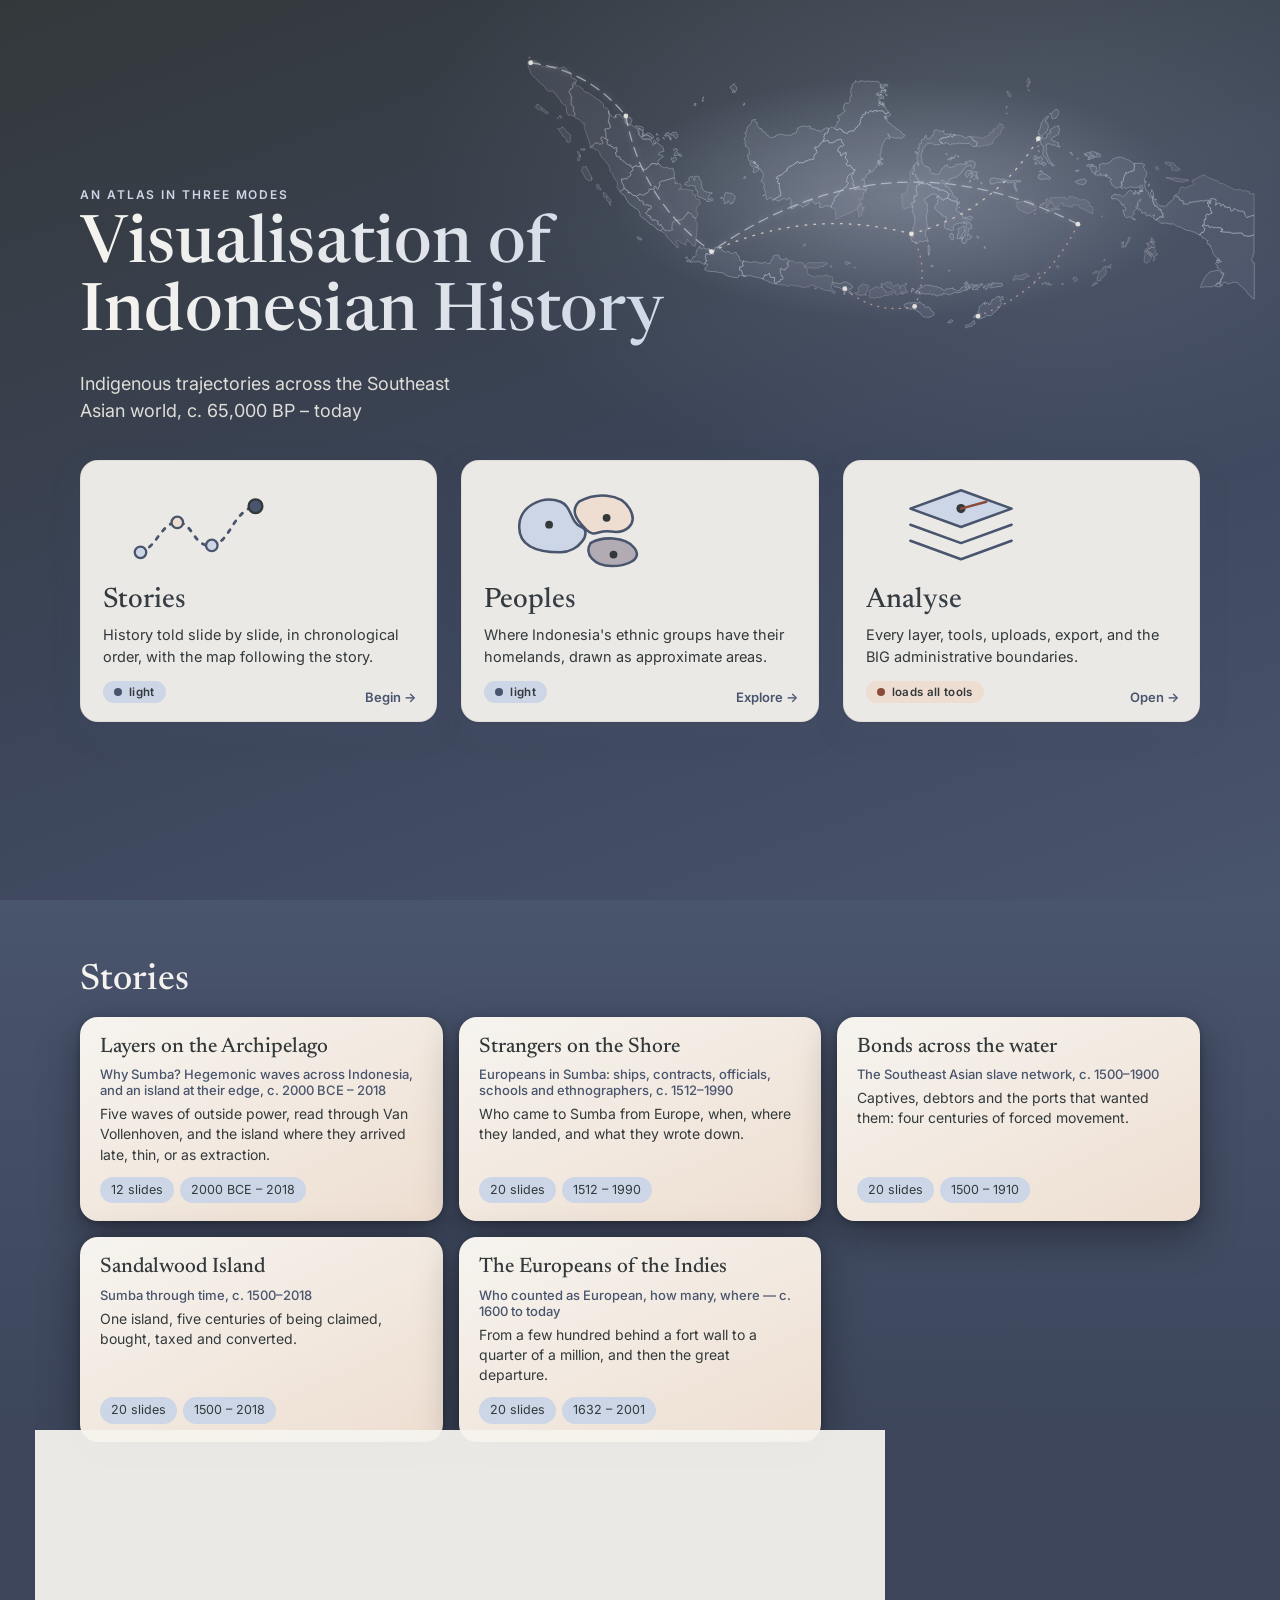
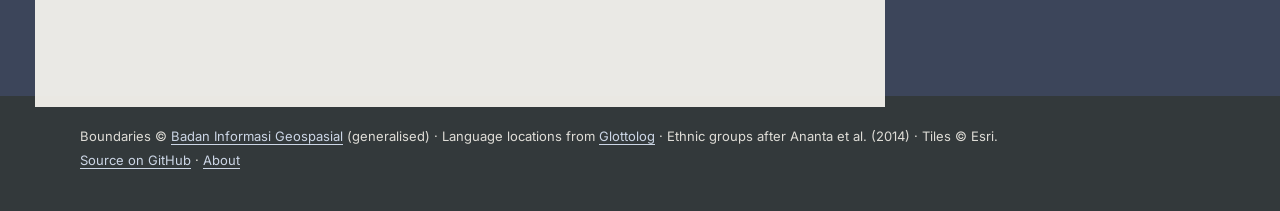
<file: index.html>
<!DOCTYPE html>
<html lang="en">
<head>
<meta charset="utf-8">
<meta name="viewport" content="width=device-width, initial-scale=1, viewport-fit=cover">
<title>Visualisation of Indonesian History</title>
<meta name="description" content="Indigenous trajectories across the Southeast Asian world: history told slide by slide, the homelands of Indonesia's peoples, and a full analysis workbench.">
<meta name="theme-color" content="#33393B">
<link rel="preconnect" href="https://fonts.googleapis.com">
<link rel="preconnect" href="https://fonts.gstatic.com" crossorigin>
<link href="https://fonts.googleapis.com/css2?family=Inter:wght@400;500;600&family=Newsreader:ital,opsz,wght@0,6..72,400;0,6..72,500;0,6..72,600;1,6..72,400;1,6..72,500&display=swap" rel="stylesheet">
<link rel="icon" href="data:image/svg+xml,%3Csvg xmlns=%27http://www.w3.org/2000/svg%27 viewBox=%270 0 32 32%27%3E%3Ccircle cx=%2716%27 cy=%2716%27 r=%2712%27 fill=%27%2349546D%27 stroke=%27%23CCD6E6%27 stroke-width=%272.5%27/%3E%3Cpath d=%27M8 18c4-8 12-8 16-2%27 fill=%27none%27 stroke=%27%23EEDED1%27 stroke-width=%272%27/%3E%3C/svg%3E">
<link rel="stylesheet" href="css/v3.css">
<link rel="stylesheet" href="css/landing.css">
</head>
<body class="landing on-dark">
<header class="hero">
  <div class="hero-map" aria-hidden="true">
    <svg id="heroMap" viewBox="0 0 920 360" preserveAspectRatio="xMidYMid meet" role="presentation"></svg>
  </div>
  <div class="hero-copy">
    <p class="kicker">An atlas in three modes</p>
    <h1 class="g-title on-dark">Visualisation of Indonesian History</h1>
    <p class="sub">Indigenous trajectories across the Southeast Asian world, c. 65,000&nbsp;BP – today</p>
  </div>

  <nav class="modes" aria-label="Choose a mode">
    <a class="mode glass-light" href="story.html" id="modeStories">
      <svg class="ill" viewBox="0 0 120 80" aria-hidden="true" fill="none" stroke-linecap="round" stroke-linejoin="round">
        <path class="p1" d="M10 62c14-4 18-26 32-26s14 22 30 20 18-30 38-34" stroke="#49546D" stroke-width="2.4" stroke-dasharray="3 6"/>
        <circle cx="10" cy="62" r="5" fill="#CCD6E6" stroke="#49546D" stroke-width="2"/>
        <circle cx="42" cy="36" r="5" fill="#EEDED1" stroke="#49546D" stroke-width="2"/>
        <circle cx="72" cy="56" r="5" fill="#CCD6E6" stroke="#49546D" stroke-width="2"/>
        <circle cx="110" cy="22" r="6" fill="#49546D" stroke="#33393B" stroke-width="2"/>
        <path d="M88 10h18v10M88 10l8 8" stroke="#8A4B3C" stroke-width="2" opacity="0"/>
      </svg>
      <h2 class="mode-t">Stories</h2>
      <p class="mode-d">History told slide by slide, in chronological order, with the map following the story.</p>
      <span class="weight"><i></i>light</span>
      <span class="go" aria-hidden="true">Begin →</span>
    </a>
    <a class="mode glass-light" href="peoples.html" id="modePeoples">
      <svg class="ill" viewBox="0 0 120 80" aria-hidden="true" fill="none" stroke-linecap="round" stroke-linejoin="round">
        <path class="p1" d="M8 40C8 22 28 12 44 18c10 4 8 18 18 22s-2 22-18 22C22 62 8 56 8 40z" fill="#CCD6E6" stroke="#49546D" stroke-width="2.2"/>
        <path class="p2" d="M60 18c14-8 36-8 44 6s-4 22-16 20-14 6-22-2-14-16-6-24z" fill="#EEDED1" stroke="#49546D" stroke-width="2.2"/>
        <path class="p3" d="M70 54c10-6 30-6 38 4s-6 16-20 16-24-10-18-20z" fill="#B2ABB4" stroke="#49546D" stroke-width="2.2"/>
        <circle cx="34" cy="38" r="3.4" fill="#33393B"/><circle cx="84" cy="32" r="3.4" fill="#33393B"/><circle cx="90" cy="64" r="3.4" fill="#33393B"/>
      </svg>
      <h2 class="mode-t">Peoples</h2>
      <p class="mode-d">Where Indonesia's ethnic groups have their homelands, drawn as approximate areas.</p>
      <span class="weight"><i></i>light</span>
      <span class="go" aria-hidden="true">Explore →</span>
    </a>
    <a class="mode glass-light" href="analyse.html" id="modeAnalyse">
      <svg class="ill" viewBox="0 0 120 80" aria-hidden="true" fill="none" stroke-linecap="round" stroke-linejoin="round">
        <path class="p1" d="M60 8l44 16-44 16L16 24z" fill="#CCD6E6" stroke="#49546D" stroke-width="2.2"/>
        <path class="p2" d="M16 38l44 16 44-16" stroke="#49546D" stroke-width="2.2"/>
        <path class="p3" d="M16 52l44 16 44-16" stroke="#49546D" stroke-width="2.2"/>
        <circle cx="60" cy="24" r="4" fill="#33393B"/><path d="M60 24l22-6" stroke="#8A4B3C" stroke-width="2.2"/>
      </svg>
      <h2 class="mode-t">Analyse</h2>
      <p class="mode-d">Every layer, tools, uploads, export, and the BIG administrative boundaries.</p>
      <span class="weight heavy"><i></i>loads all tools</span>
      <span class="go" aria-hidden="true">Open →</span>
    </a>
  </nav>
</header>

<main>
  <section class="strip" id="storiesStrip" aria-labelledby="stripT" hidden>
    <div class="wrap">
      <h2 id="stripT" class="g-title on-dark">Stories</h2>
      <div class="strip-row" id="storyCards"></div>
    </div>
  </section>

  <section class="about" id="about" aria-labelledby="aboutT">
    <div class="wrap"><div class="about-card glass-light">
      <h2 id="aboutT" class="g-title on-light">About</h2>
      <p>Built by Ejak (Reza Arlianda), PhD researcher at the Bartlett School of Architecture, UCL, with Claude. Every claim on the map is sourced: each card names its sources and says how certain the claim is. Ethnic-group areas and administrative boundaries are generalised and approximate, and say so.</p>
    </div></div>
  </section>
</main>

<footer class="foot">
  <div class="wrap">
    <p>Boundaries © <a href="https://geoservices.big.go.id/" target="_blank" rel="noopener">Badan Informasi Geospasial</a> (generalised) · Language locations from <a href="https://glottolog.org" target="_blank" rel="noopener">Glottolog</a> · Ethnic groups after Ananta et al. (2014) · Tiles © Esri.</p>
    <p><a href="https://github.com/sambeltempoyak/visualisation-of-indonesian-history" target="_blank" rel="noopener">Source on GitHub</a> · <a href="#about">About</a></p>
  </div>
</footer>

<script src="vendor/topojson-client.min.js"></script>
<script type="module" src="js/landing.js"></script>
</body>
</html>
</file>
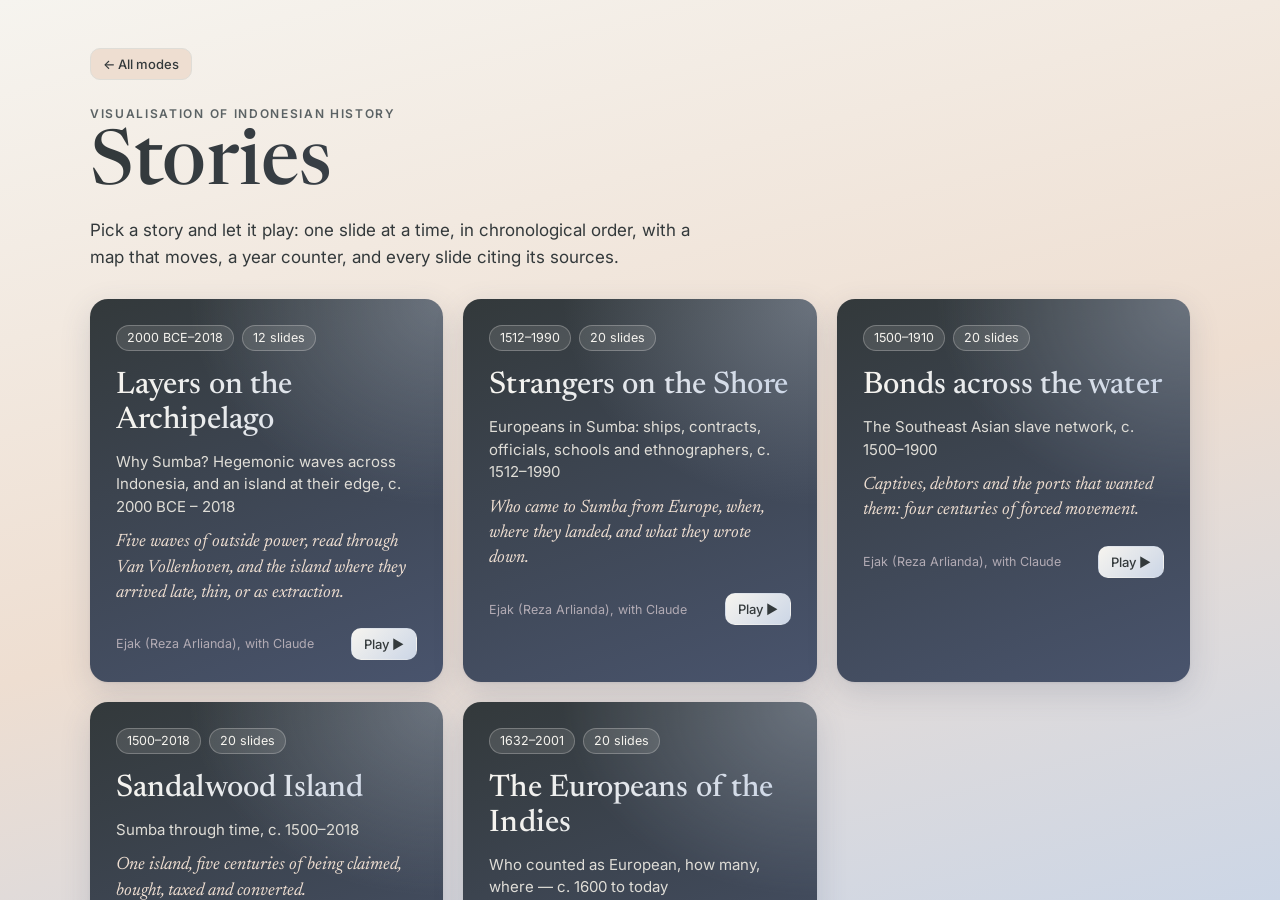
<file: story.html>
<!DOCTYPE html>
<html lang="en">
<head>
<meta charset="utf-8">
<meta name="viewport" content="width=device-width, initial-scale=1, viewport-fit=cover">
<title>Stories · Visualisation of Indonesian History</title>
<meta name="description" content="Indonesian history as a slide-by-slide animated map: a moving camera, a year counter, flows and territories, every slide citing its sources.">
<meta name="theme-color" content="#33393B">
<link rel="preconnect" href="https://fonts.googleapis.com">
<link rel="preconnect" href="https://fonts.gstatic.com" crossorigin>
<link href="https://fonts.googleapis.com/css2?family=Inter:wght@400;500;600&family=Newsreader:ital,opsz,wght@0,6..72,400;0,6..72,500;0,6..72,600;1,6..72,400;1,6..72,500&display=swap" rel="stylesheet">
<link rel="icon" href="data:image/svg+xml,%3Csvg xmlns=%27http://www.w3.org/2000/svg%27 viewBox=%270 0 32 32%27%3E%3Ccircle cx=%2716%27 cy=%2716%27 r=%2712%27 fill=%27%2349546D%27 stroke=%27%23CCD6E6%27 stroke-width=%272.5%27/%3E%3Cpath d=%27M8 18c4-8 12-8 16-2%27 fill=%27none%27 stroke=%27%23EEDED1%27 stroke-width=%272%27/%3E%3C/svg%3E">
<link rel="stylesheet" href="vendor/leaflet.css">
<link rel="stylesheet" href="css/v3.css">
<link rel="stylesheet" href="css/story.css">
</head>
<body>
<div id="app" class="vs is-loading">
  <div id="map" aria-label="Story map"></div>
  <div id="ui"></div>
  <div class="vs-boot" aria-hidden="true"><span class="vs-boot-dot"></span>Raising the map…</div>
</div>
<script src="vendor/leaflet.js"></script>
<script src="vendor/topojson-client.min.js"></script>
<script type="module" src="js/story/main.js"></script>
</body>
</html>
</file>
<file: css/v3.css>
/* v3.css — shared look of the light pages (landing, Stories, Peoples). Palette A (Ejak / Lushpin) only.
   Forest River #33393B · Blue Indigo #49546D · Raindrops #B2ABB4 (on dark only) · Vaporous Gray #DFDDD7 · VG Var #F6F4EF
   Dew #EEDED1 · Ancient Water #CCD6E6 · soft text on light #5B6264 · warning brown #8A4B3C (captivity/violence).
   Rule: every surface declares its own color with its background (design rules §5.6). */
:root {
  --forest: #33393B; --indigo: #49546D; --rain: #B2ABB4; --vapor: #DFDDD7; --vgvar: #F6F4EF; --dew: #EEDED1; --water: #CCD6E6;
  --soft: #5B6264; --brown: #8A4B3C;
  --g-dusk: linear-gradient(160deg, #33393B 0%, #49546D 100%);
  --g-mist: linear-gradient(165deg, #F6F4EF 0%, #EEDED1 55%, #CCD6E6 100%);
  --g-rain: linear-gradient(135deg, #CCD6E6 0%, #DFDDD7 100%);
  --g-head-dark: linear-gradient(90deg, #F6F4EF, #CCD6E6);
  --g-head-light: linear-gradient(90deg, #33393B, #49546D);
  --serif: 'Newsreader', 'Iowan Old Style', 'Palatino Linotype', Georgia, serif;
  --sans: 'Inter', system-ui, -apple-system, 'Segoe UI', Roboto, sans-serif;
  --sh: 0 1px 2px rgba(51, 57, 59, .08), 0 10px 30px rgba(73, 84, 109, .18);
  --sh-dark: 0 2px 6px rgba(0, 0, 0, .25), 0 14px 40px rgba(0, 0, 0, .35);
  --r-card: 18px; --r-btn: 12px;
}
* { box-sizing: border-box; }
html, body { margin: 0; height: 100%; font-family: var(--sans); font-size: 15px; -webkit-font-smoothing: antialiased; background: #33393B; color: #F6F4EF; }
button { font: inherit; cursor: pointer; }
a { color: inherit; }
[hidden] { display: none !important; }
:focus-visible { outline: 2px solid #CCD6E6; outline-offset: 2px; }
.light :focus-visible { outline-color: #49546D; }
@media (prefers-reduced-motion: reduce) { *, *::before, *::after { animation-duration: .01ms !important; animation-iteration-count: 1 !important; transition-duration: .01ms !important; } }

/* ---- gradient headings ---- */
.g-title { font-family: var(--serif); font-weight: 500; letter-spacing: .003em; -webkit-background-clip: text; background-clip: text; -webkit-text-fill-color: transparent; }
.on-dark .g-title, .g-title.on-dark { background-image: var(--g-head-dark); color: #F6F4EF; }
.on-light .g-title, .g-title.on-light { background-image: var(--g-head-light); color: #33393B; }

/* ---- surfaces ---- */
.glass-dark { background: linear-gradient(160deg, rgba(51, 57, 59, .92), rgba(73, 84, 109, .88)); color: #F6F4EF; backdrop-filter: blur(14px) saturate(1.1); -webkit-backdrop-filter: blur(14px); border: 1px solid rgba(204, 214, 230, .16); box-shadow: var(--sh-dark); border-radius: var(--r-card); }
.glass-light { background: rgba(246, 244, 239, .94); color: #33393B; backdrop-filter: blur(12px); -webkit-backdrop-filter: blur(12px); border: 1px solid rgba(223, 221, 215, .9); box-shadow: var(--sh); border-radius: var(--r-card); }
.glass-light p, .glass-light li { color: #33393B; }
.glass-light .soft { color: #5B6264; }
.glass-dark .soft { color: #DFDDD7; }

/* ---- buttons ---- */
.b { display: inline-flex; align-items: center; justify-content: center; gap: 7px; min-height: 40px; padding: 8px 16px; border-radius: var(--r-btn); border: 1px solid transparent; font-weight: 500; font-size: 14px; text-decoration: none; transition: transform .18s, filter .18s, box-shadow .18s; }
.b:hover { transform: translateY(-1px); filter: brightness(1.06); }
.b:disabled { opacity: .45; cursor: default; transform: none; }
/* on dark surfaces: light buttons with dark ink */
.on-dark .b, .glass-dark .b { background: linear-gradient(135deg, #F6F4EF, #CCD6E6); color: #33393B; }
.on-dark .b.ghost, .glass-dark .b.ghost { background: rgba(246, 244, 239, .10); color: #F6F4EF; border-color: rgba(246, 244, 239, .3); }
/* on light surfaces: dusk buttons with light ink */
.on-light .b, .glass-light .b { background: var(--g-dusk); color: #F6F4EF; }
.on-light .b.ghost, .glass-light .b.ghost { background: #EEDED1; color: #33393B; border-color: #DFDDD7; }
.b.round { width: 44px; height: 44px; padding: 0; border-radius: 50%; }
.b.sm { min-height: 32px; padding: 4px 12px; font-size: 13px; border-radius: 10px; }

/* ---- chips & tier badges ---- */
.chip { display: inline-flex; align-items: center; gap: 6px; padding: 4px 10px; border-radius: 999px; font-size: 12.5px; line-height: 1.3; border: 1px solid transparent; text-decoration: none; }
.glass-light .chip, .on-light .chip { background: #EEDED1; color: #33393B; border-color: #DFDDD7; }
.glass-dark .chip, .on-dark .chip { background: rgba(246, 244, 239, .12); color: #F6F4EF; border-color: rgba(246, 244, 239, .26); }
.tier { display: inline-grid; place-items: center; min-width: 18px; height: 18px; border-radius: 999px; font-size: 10.5px; font-weight: 600; padding: 0 5px; }
.tier-pr { background: #49546D; color: #F6F4EF; }
.tier-ac { background: #EEDED1; color: #33393B; box-shadow: inset 0 0 0 1.5px #49546D; }
.tier-pri { background: #CCD6E6; color: #33393B; }
.tier-o { background: #DFDDD7; color: #33393B; }
.tier-x { background: #8A4B3C; color: #F6F4EF; }

/* ---- place markers (core/symbols.js placeIcon) ---- */
.vp-wrap { pointer-events: auto; }
.vp { position: absolute; transform: translate(-15px, -50%); display: flex; align-items: center; gap: 6px; white-space: nowrap; animation: vp-in .5s cubic-bezier(.2, .9, .3, 1.2) both; animation-delay: var(--d, 0ms); }
.vp-tok { display: grid; place-items: center; width: 30px; height: 30px; border-radius: 50%; }
.vp.on-light .vp-tok { background: linear-gradient(135deg, #F6F4EF, #EEDED1); color: #33393B; box-shadow: 0 0 0 2px #49546D, 0 4px 12px rgba(51, 57, 59, .3); }
.vp.on-dark .vp-tok { background: linear-gradient(135deg, #F6F4EF, #CCD6E6); color: #33393B; box-shadow: 0 0 0 2px rgba(246, 244, 239, .55), 0 4px 14px rgba(0, 0, 0, .45); }
.vp-lab { font: 600 12.5px var(--sans); padding: 3px 9px; border-radius: 999px; }
.vp.on-light .vp-lab { background: rgba(246, 244, 239, .92); color: #33393B; }
.vp.on-dark .vp-lab { background: rgba(51, 57, 59, .82); color: #F6F4EF; }
@keyframes vp-in { from { opacity: 0; transform: translate(-15px, -30%) scale(.6); } to { opacity: 1; transform: translate(-15px, -50%) scale(1); } }

/* ---- flow labels ---- */
.vf-label { font: 600 12px var(--sans); padding: 3px 9px; border-radius: 999px; white-space: nowrap; transform: translate(-50%, -50%); position: absolute; }
.base-dark .vf-label { background: rgba(51, 57, 59, .82); color: #F6F4EF; }
.vf-label { background: rgba(246, 244, 239, .92); color: #33393B; }

/* ---- leaflet chrome ---- */
.leaflet-container { font-family: var(--sans); background: #CCD6E6; }
.base-dark.leaflet-container { background: #262B2D; }
.leaflet-control-attribution { background: rgba(246, 244, 239, .78) !important; color: #33393B !important; border-radius: 10px 0 0 0; font-size: 10.5px; }
.leaflet-control-attribution a { color: #49546D !important; }
.leaflet-bar a { background: #F6F4EF; color: #33393B; border-color: #DFDDD7; }
</file>
<file: css/landing.css>
/* landing.css — the three-mode front page. Palette A; every surface sets its own ink. */
body.landing { background: #33393B; color: #F6F4EF; overflow-x: hidden; overflow-y: auto; height: auto; min-height: 100%; }
html { height: auto; scroll-behavior: smooth; }
.wrap { width: min(1120px, 100% - 40px); margin: 0 auto; }

/* ---- hero ---- */
.hero { position: relative; min-height: 100vh; min-height: 100svh; display: flex; flex-direction: column; justify-content: center; gap: clamp(22px, 4vh, 44px); padding: clamp(28px, 6vh, 64px) max(20px, calc((100% - 1120px) / 2)) clamp(28px, 5vh, 56px);
  background: radial-gradient(900px 520px at 78% 18%, rgba(204, 214, 230, .16), transparent 65%), linear-gradient(160deg, #33393B 0%, #3C455A 55%, #49546D 100%); color: #F6F4EF; overflow: hidden; isolation: isolate; }
.hero-map { position: absolute; z-index: -1; right: 1.5%; top: 5%; width: min(58%, 900px); opacity: .95; pointer-events: none; }
.hero-map svg { width: 100%; height: auto; display: block; overflow: visible; }
.hero-copy { position: relative; max-width: 640px; }
.kicker { margin: 0 0 10px; font: 600 12px var(--sans); letter-spacing: .16em; text-transform: uppercase; color: #CCD6E6; }
.hero h1 { margin: 0; font-size: clamp(34px, 5.6vw, 66px); line-height: 1.04; padding-bottom: .08em; }
.sub { text-wrap: balance; margin: 16px 0 0; max-width: 34em; font: 400 clamp(15px, 1.5vw, 18px)/1.5 var(--sans); color: #DFDDD7; }

/* hero map: provinces as soft strokes, slow drift, glowing arcs */
.pv { fill: rgba(204, 214, 230, .07); stroke: #CCD6E6; stroke-opacity: .5; stroke-width: .7; stroke-linejoin: round; vector-effect: non-scaling-stroke; animation: breathe 22s ease-in-out infinite; }
.pv:nth-child(3n) { animation-delay: -7s; stroke: #B2ABB4; } .pv:nth-child(3n+1) { animation-delay: -14s; }
@keyframes breathe { 0%, 100% { fill: rgba(204, 214, 230, .05); stroke-opacity: .42; } 50% { fill: rgba(204, 214, 230, .16); stroke-opacity: .78; } }
#heroMap .drift { animation: drift 34s ease-in-out infinite alternate; transform-origin: 50% 50%; }
@keyframes drift { from { transform: translate3d(-6px, 3px, 0) scale(1); } to { transform: translate3d(8px, -4px, 0) scale(1.012); } }
.arc { fill: none; stroke: #EEDED1; stroke-width: 1.6; stroke-linecap: round; stroke-dasharray: 2 9; opacity: .85; animation: flow 22s linear infinite; filter: drop-shadow(0 0 4px rgba(238, 222, 209, .55)); }
.arc.b { stroke: #CCD6E6; stroke-dasharray: 12 8; animation-duration: 30s; opacity: .7; }
.arc.c { stroke: #E2AC9C; stroke-dasharray: 1 8; animation-duration: 26s; animation-direction: reverse; opacity: .8; }
@keyframes flow { to { stroke-dashoffset: -440; } }
.node { fill: #F6F4EF; opacity: .9; animation: pulse 6s ease-in-out infinite; transform-box: fill-box; transform-origin: center; }
@keyframes pulse { 0%, 100% { opacity: .55; transform: scale(.8); } 50% { opacity: 1; transform: scale(1.35); } }
.glow { animation: glow 20s ease-in-out infinite alternate; }
@keyframes glow { from { opacity: .45; } to { opacity: .9; } }

/* ---- mode cards (glass-light: dark ink on light) ---- */
.modes { position: relative; display: grid; grid-template-columns: repeat(3, minmax(0, 1fr)); gap: clamp(14px, 2vw, 24px); max-width: 1120px; width: 100%; }
.mode { position: relative; display: flex; flex-direction: column; gap: 8px; padding: 20px 22px 18px; text-decoration: none; color: #33393B; min-height: 262px; transition: transform .28s cubic-bezier(.2, .8, .3, 1), box-shadow .28s; overflow: hidden; }
.mode::before { content: ""; position: absolute; inset: 0; z-index: 0; background: linear-gradient(160deg, rgba(246, 244, 239, 0) 40%, rgba(204, 214, 230, .55) 100%); opacity: 0; transition: opacity .3s; }
.mode > * { position: relative; z-index: 1; }
.mode:hover, .mode:focus-visible { transform: translateY(-6px); box-shadow: 0 2px 6px rgba(0, 0, 0, .2), 0 22px 50px rgba(0, 0, 0, .38); }
.mode:hover::before, .mode:focus-visible::before { opacity: 1; }
.mode:focus-visible { outline: 3px solid #CCD6E6; outline-offset: 3px; }
.mode .ill { width: 100%; max-width: 190px; height: 92px; margin-bottom: 4px; }
.mode .ill path { transition: stroke-dashoffset .8s, transform .5s; }
.mode:hover .ill .p1 { transform: translateY(-2px); } .mode:hover .ill .p2 { transform: translate(2px, -3px); } .mode:hover .ill .p3 { transform: translate(-2px, 2px); }
.mode-t { margin: 0; font: 500 28px/1.1 var(--serif); color: #33393B; background: var(--g-head-light); -webkit-background-clip: text; background-clip: text; -webkit-text-fill-color: transparent; }
.mode-d { margin: 0; font-size: 14.5px; line-height: 1.5; color: #33393B; flex: 1; }
.weight { align-self: flex-start; display: inline-flex; align-items: center; gap: 7px; padding: 4px 11px; border-radius: 999px; font: 600 11.5px var(--sans); letter-spacing: .03em; background: #CCD6E6; color: #33393B; }
.weight i { width: 8px; height: 8px; border-radius: 50%; background: #49546D; }
.weight.heavy { background: #EEDED1; } .weight.heavy i { background: #8A4B3C; }
.go { position: absolute !important; right: 20px; bottom: 16px; font: 600 13px var(--sans); color: #49546D; transition: transform .25s; }
.mode:hover .go { transform: translateX(4px); }

/* ---- stories strip ---- */
.strip { padding: clamp(36px, 7vh, 72px) 0 12px; background: linear-gradient(180deg, #49546D 0%, #3C455A 100%); color: #F6F4EF; }
.strip h2 { margin: 0 0 18px; font-size: clamp(26px, 3vw, 36px); }
.strip-row { display: grid; grid-template-columns: repeat(auto-fill, minmax(300px, 1fr)); gap: 16px; }
.scard { display: flex; flex-direction: column; gap: 6px; padding: 18px 20px; text-decoration: none; background: linear-gradient(155deg, #F6F4EF 0%, #EEDED1 100%); color: #33393B; border-radius: var(--r-card); box-shadow: var(--sh-dark); transition: transform .25s, box-shadow .25s; min-height: 44px; }
.scard:hover, .scard:focus-visible { transform: translateY(-4px); } .scard:focus-visible { outline: 3px solid #CCD6E6; outline-offset: 3px; }
.scard h3 { margin: 0; font: 500 21px/1.2 var(--serif); color: #33393B; }
.scard p { margin: 0; font-size: 14px; line-height: 1.45; color: #33393B; flex: 1; }
.scard .meta { display: flex; flex-wrap: wrap; gap: 6px; margin-top: 6px; }
.scard .chip { background: #CCD6E6; color: #33393B; border-color: transparent; }

/* ---- about + footer ---- */
.about { padding: 12px 0 44px; background: #3C455A; }
.strip[hidden] + .about { padding-top: 44px; background: linear-gradient(180deg, #49546D, #3C455A); }
.about-card { padding: 26px 28px; max-width: 760px; }
.scard .sub-t { margin: 0; font: 500 13px var(--sans); color: #49546D; flex: 0; }
.about-card h2 { margin: 0 0 8px; font-size: 28px; }
.about-card p { margin: 0; font-size: 15px; line-height: 1.6; color: #33393B; }
.foot { padding: 26px 0 36px; background: #33393B; color: #DFDDD7; font-size: 13px; line-height: 1.6; }
.foot p { margin: 4px 0; color: #DFDDD7; } .foot a { color: #CCD6E6; text-underline-offset: 3px; }

/* ---- mobile ---- */
@media (max-width: 860px) {
  .hero { min-height: 0; justify-content: flex-start; padding-top: 28px; gap: 22px; }
  .hero-map { position: relative; right: auto; top: auto; width: 100%; max-height: 190px; order: -1; margin: 0 0 -6px; opacity: .9; }
  .hero-map svg { max-height: 190px; }
  .modes { grid-template-columns: 1fr; }
  .mode { min-height: 0; padding-bottom: 52px; } .mode .ill { height: 70px; max-width: 150px; }
  .go { bottom: 14px; }
  .strip-row { grid-template-columns: 1fr; }
}
@media (prefers-reduced-motion: reduce) { .pv, .arc, .node, .glow, #heroMap .drift { animation: none !important; } html { scroll-behavior: auto; } }
</file>
<file: vendor/leaflet.css>
/* required styles */

.leaflet-pane,
.leaflet-tile,
.leaflet-marker-icon,
.leaflet-marker-shadow,
.leaflet-tile-container,
.leaflet-pane > svg,
.leaflet-pane > canvas,
.leaflet-zoom-box,
.leaflet-image-layer,
.leaflet-layer {
	position: absolute;
	left: 0;
	top: 0;
	}
.leaflet-container {
	overflow: hidden;
	}
.leaflet-tile,
.leaflet-marker-icon,
.leaflet-marker-shadow {
	-webkit-user-select: none;
	   -moz-user-select: none;
	        user-select: none;
	  -webkit-user-drag: none;
	}
/* Prevents IE11 from highlighting tiles in blue */
.leaflet-tile::selection {
	background: transparent;
}
/* Safari renders non-retina tile on retina better with this, but Chrome is worse */
.leaflet-safari .leaflet-tile {
	image-rendering: -webkit-optimize-contrast;
	}
/* hack that prevents hw layers "stretching" when loading new tiles */
.leaflet-safari .leaflet-tile-container {
	width: 1600px;
	height: 1600px;
	-webkit-transform-origin: 0 0;
	}
.leaflet-marker-icon,
.leaflet-marker-shadow {
	display: block;
	}
/* .leaflet-container svg: reset svg max-width decleration shipped in Joomla! (joomla.org) 3.x */
/* .leaflet-container img: map is broken in FF if you have max-width: 100% on tiles */
.leaflet-container .leaflet-overlay-pane svg {
	max-width: none !important;
	max-height: none !important;
	}
.leaflet-container .leaflet-marker-pane img,
.leaflet-container .leaflet-shadow-pane img,
.leaflet-container .leaflet-tile-pane img,
.leaflet-container img.leaflet-image-layer,
.leaflet-container .leaflet-tile {
	max-width: none !important;
	max-height: none !important;
	width: auto;
	padding: 0;
	}

.leaflet-container img.leaflet-tile {
	/* See: https://bugs.chromium.org/p/chromium/issues/detail?id=600120 */
	mix-blend-mode: plus-lighter;
}

.leaflet-container.leaflet-touch-zoom {
	-ms-touch-action: pan-x pan-y;
	touch-action: pan-x pan-y;
	}
.leaflet-container.leaflet-touch-drag {
	-ms-touch-action: pinch-zoom;
	/* Fallback for FF which doesn't support pinch-zoom */
	touch-action: none;
	touch-action: pinch-zoom;
}
.leaflet-container.leaflet-touch-drag.leaflet-touch-zoom {
	-ms-touch-action: none;
	touch-action: none;
}
.leaflet-container {
	-webkit-tap-highlight-color: transparent;
}
.leaflet-container a {
	-webkit-tap-highlight-color: rgba(51, 181, 229, 0.4);
}
.leaflet-tile {
	filter: inherit;
	visibility: hidden;
	}
.leaflet-tile-loaded {
	visibility: inherit;
	}
.leaflet-zoom-box {
	width: 0;
	height: 0;
	-moz-box-sizing: border-box;
	     box-sizing: border-box;
	z-index: 800;
	}
/* workaround for https://bugzilla.mozilla.org/show_bug.cgi?id=888319 */
.leaflet-overlay-pane svg {
	-moz-user-select: none;
	}

.leaflet-pane         { z-index: 400; }

.leaflet-tile-pane    { z-index: 200; }
.leaflet-overlay-pane { z-index: 400; }
.leaflet-shadow-pane  { z-index: 500; }
.leaflet-marker-pane  { z-index: 600; }
.leaflet-tooltip-pane   { z-index: 650; }
.leaflet-popup-pane   { z-index: 700; }

.leaflet-map-pane canvas { z-index: 100; }
.leaflet-map-pane svg    { z-index: 200; }

.leaflet-vml-shape {
	width: 1px;
	height: 1px;
	}
.lvml {
	behavior: url(#default#VML);
	display: inline-block;
	position: absolute;
	}


/* control positioning */

.leaflet-control {
	position: relative;
	z-index: 800;
	pointer-events: visiblePainted; /* IE 9-10 doesn't have auto */
	pointer-events: auto;
	}
.leaflet-top,
.leaflet-bottom {
	position: absolute;
	z-index: 1000;
	pointer-events: none;
	}
.leaflet-top {
	top: 0;
	}
.leaflet-right {
	right: 0;
	}
.leaflet-bottom {
	bottom: 0;
	}
.leaflet-left {
	left: 0;
	}
.leaflet-control {
	float: left;
	clear: both;
	}
.leaflet-right .leaflet-control {
	float: right;
	}
.leaflet-top .leaflet-control {
	margin-top: 10px;
	}
.leaflet-bottom .leaflet-control {
	margin-bottom: 10px;
	}
.leaflet-left .leaflet-control {
	margin-left: 10px;
	}
.leaflet-right .leaflet-control {
	margin-right: 10px;
	}


/* zoom and fade animations */

.leaflet-fade-anim .leaflet-popup {
	opacity: 0;
	-webkit-transition: opacity 0.2s linear;
	   -moz-transition: opacity 0.2s linear;
	        transition: opacity 0.2s linear;
	}
.leaflet-fade-anim .leaflet-map-pane .leaflet-popup {
	opacity: 1;
	}
.leaflet-zoom-animated {
	-webkit-transform-origin: 0 0;
	    -ms-transform-origin: 0 0;
	        transform-origin: 0 0;
	}
svg.leaflet-zoom-animated {
	will-change: transform;
}

.leaflet-zoom-anim .leaflet-zoom-animated {
	-webkit-transition: -webkit-transform 0.25s cubic-bezier(0,0,0.25,1);
	   -moz-transition:    -moz-transform 0.25s cubic-bezier(0,0,0.25,1);
	        transition:         transform 0.25s cubic-bezier(0,0,0.25,1);
	}
.leaflet-zoom-anim .leaflet-tile,
.leaflet-pan-anim .leaflet-tile {
	-webkit-transition: none;
	   -moz-transition: none;
	        transition: none;
	}

.leaflet-zoom-anim .leaflet-zoom-hide {
	visibility: hidden;
	}


/* cursors */

.leaflet-interactive {
	cursor: pointer;
	}
.leaflet-grab {
	cursor: -webkit-grab;
	cursor:    -moz-grab;
	cursor:         grab;
	}
.leaflet-crosshair,
.leaflet-crosshair .leaflet-interactive {
	cursor: crosshair;
	}
.leaflet-popup-pane,
.leaflet-control {
	cursor: auto;
	}
.leaflet-dragging .leaflet-grab,
.leaflet-dragging .leaflet-grab .leaflet-interactive,
.leaflet-dragging .leaflet-marker-draggable {
	cursor: move;
	cursor: -webkit-grabbing;
	cursor:    -moz-grabbing;
	cursor:         grabbing;
	}

/* marker & overlays interactivity */
.leaflet-marker-icon,
.leaflet-marker-shadow,
.leaflet-image-layer,
.leaflet-pane > svg path,
.leaflet-tile-container {
	pointer-events: none;
	}

.leaflet-marker-icon.leaflet-interactive,
.leaflet-image-layer.leaflet-interactive,
.leaflet-pane > svg path.leaflet-interactive,
svg.leaflet-image-layer.leaflet-interactive path {
	pointer-events: visiblePainted; /* IE 9-10 doesn't have auto */
	pointer-events: auto;
	}

/* visual tweaks */

.leaflet-container {
	background: #ddd;
	outline-offset: 1px;
	}
.leaflet-container a {
	color: #0078A8;
	}
.leaflet-zoom-box {
	border: 2px dotted #38f;
	background: rgba(255,255,255,0.5);
	}


/* general typography */
.leaflet-container {
	font-family: "Helvetica Neue", Arial, Helvetica, sans-serif;
	font-size: 12px;
	font-size: 0.75rem;
	line-height: 1.5;
	}


/* general toolbar styles */

.leaflet-bar {
	box-shadow: 0 1px 5px rgba(0,0,0,0.65);
	border-radius: 4px;
	}
.leaflet-bar a {
	background-color: #fff;
	border-bottom: 1px solid #ccc;
	width: 26px;
	height: 26px;
	line-height: 26px;
	display: block;
	text-align: center;
	text-decoration: none;
	color: black;
	}
.leaflet-bar a,
.leaflet-control-layers-toggle {
	background-position: 50% 50%;
	background-repeat: no-repeat;
	display: block;
	}
.leaflet-bar a:hover,
.leaflet-bar a:focus {
	background-color: #f4f4f4;
	}
.leaflet-bar a:first-child {
	border-top-left-radius: 4px;
	border-top-right-radius: 4px;
	}
.leaflet-bar a:last-child {
	border-bottom-left-radius: 4px;
	border-bottom-right-radius: 4px;
	border-bottom: none;
	}
.leaflet-bar a.leaflet-disabled {
	cursor: default;
	background-color: #f4f4f4;
	color: #bbb;
	}

.leaflet-touch .leaflet-bar a {
	width: 30px;
	height: 30px;
	line-height: 30px;
	}
.leaflet-touch .leaflet-bar a:first-child {
	border-top-left-radius: 2px;
	border-top-right-radius: 2px;
	}
.leaflet-touch .leaflet-bar a:last-child {
	border-bottom-left-radius: 2px;
	border-bottom-right-radius: 2px;
	}

/* zoom control */

.leaflet-control-zoom-in,
.leaflet-control-zoom-out {
	font: bold 18px 'Lucida Console', Monaco, monospace;
	text-indent: 1px;
	}

.leaflet-touch .leaflet-control-zoom-in, .leaflet-touch .leaflet-control-zoom-out  {
	font-size: 22px;
	}


/* layers control */

.leaflet-control-layers {
	box-shadow: 0 1px 5px rgba(0,0,0,0.4);
	background: #fff;
	border-radius: 5px;
	}
.leaflet-control-layers-toggle {
	background-image: url(images/layers.png);
	width: 36px;
	height: 36px;
	}
.leaflet-retina .leaflet-control-layers-toggle {
	background-image: url(images/layers-2x.png);
	background-size: 26px 26px;
	}
.leaflet-touch .leaflet-control-layers-toggle {
	width: 44px;
	height: 44px;
	}
.leaflet-control-layers .leaflet-control-layers-list,
.leaflet-control-layers-expanded .leaflet-control-layers-toggle {
	display: none;
	}
.leaflet-control-layers-expanded .leaflet-control-layers-list {
	display: block;
	position: relative;
	}
.leaflet-control-layers-expanded {
	padding: 6px 10px 6px 6px;
	color: #333;
	background: #fff;
	}
.leaflet-control-layers-scrollbar {
	overflow-y: scroll;
	overflow-x: hidden;
	padding-right: 5px;
	}
.leaflet-control-layers-selector {
	margin-top: 2px;
	position: relative;
	top: 1px;
	}
.leaflet-control-layers label {
	display: block;
	font-size: 13px;
	font-size: 1.08333em;
	}
.leaflet-control-layers-separator {
	height: 0;
	border-top: 1px solid #ddd;
	margin: 5px -10px 5px -6px;
	}

/* Default icon URLs */
.leaflet-default-icon-path { /* used only in path-guessing heuristic, see L.Icon.Default */
	background-image: url(images/marker-icon.png);
	}


/* attribution and scale controls */

.leaflet-container .leaflet-control-attribution {
	background: #fff;
	background: rgba(255, 255, 255, 0.8);
	margin: 0;
	}
.leaflet-control-attribution,
.leaflet-control-scale-line {
	padding: 0 5px;
	color: #333;
	line-height: 1.4;
	}
.leaflet-control-attribution a {
	text-decoration: none;
	}
.leaflet-control-attribution a:hover,
.leaflet-control-attribution a:focus {
	text-decoration: underline;
	}
.leaflet-attribution-flag {
	display: inline !important;
	vertical-align: baseline !important;
	width: 1em;
	height: 0.6669em;
	}
.leaflet-left .leaflet-control-scale {
	margin-left: 5px;
	}
.leaflet-bottom .leaflet-control-scale {
	margin-bottom: 5px;
	}
.leaflet-control-scale-line {
	border: 2px solid #777;
	border-top: none;
	line-height: 1.1;
	padding: 2px 5px 1px;
	white-space: nowrap;
	-moz-box-sizing: border-box;
	     box-sizing: border-box;
	background: rgba(255, 255, 255, 0.8);
	text-shadow: 1px 1px #fff;
	}
.leaflet-control-scale-line:not(:first-child) {
	border-top: 2px solid #777;
	border-bottom: none;
	margin-top: -2px;
	}
.leaflet-control-scale-line:not(:first-child):not(:last-child) {
	border-bottom: 2px solid #777;
	}

.leaflet-touch .leaflet-control-attribution,
.leaflet-touch .leaflet-control-layers,
.leaflet-touch .leaflet-bar {
	box-shadow: none;
	}
.leaflet-touch .leaflet-control-layers,
.leaflet-touch .leaflet-bar {
	border: 2px solid rgba(0,0,0,0.2);
	background-clip: padding-box;
	}


/* popup */

.leaflet-popup {
	position: absolute;
	text-align: center;
	margin-bottom: 20px;
	}
.leaflet-popup-content-wrapper {
	padding: 1px;
	text-align: left;
	border-radius: 12px;
	}
.leaflet-popup-content {
	margin: 13px 24px 13px 20px;
	line-height: 1.3;
	font-size: 13px;
	font-size: 1.08333em;
	min-height: 1px;
	}
.leaflet-popup-content p {
	margin: 17px 0;
	margin: 1.3em 0;
	}
.leaflet-popup-tip-container {
	width: 40px;
	height: 20px;
	position: absolute;
	left: 50%;
	margin-top: -1px;
	margin-left: -20px;
	overflow: hidden;
	pointer-events: none;
	}
.leaflet-popup-tip {
	width: 17px;
	height: 17px;
	padding: 1px;

	margin: -10px auto 0;
	pointer-events: auto;

	-webkit-transform: rotate(45deg);
	   -moz-transform: rotate(45deg);
	    -ms-transform: rotate(45deg);
	        transform: rotate(45deg);
	}
.leaflet-popup-content-wrapper,
.leaflet-popup-tip {
	background: white;
	color: #333;
	box-shadow: 0 3px 14px rgba(0,0,0,0.4);
	}
.leaflet-container a.leaflet-popup-close-button {
	position: absolute;
	top: 0;
	right: 0;
	border: none;
	text-align: center;
	width: 24px;
	height: 24px;
	font: 16px/24px Tahoma, Verdana, sans-serif;
	color: #757575;
	text-decoration: none;
	background: transparent;
	}
.leaflet-container a.leaflet-popup-close-button:hover,
.leaflet-container a.leaflet-popup-close-button:focus {
	color: #585858;
	}
.leaflet-popup-scrolled {
	overflow: auto;
	}

.leaflet-oldie .leaflet-popup-content-wrapper {
	-ms-zoom: 1;
	}
.leaflet-oldie .leaflet-popup-tip {
	width: 24px;
	margin: 0 auto;

	-ms-filter: "progid:DXImageTransform.Microsoft.Matrix(M11=0.70710678, M12=0.70710678, M21=-0.70710678, M22=0.70710678)";
	filter: progid:DXImageTransform.Microsoft.Matrix(M11=0.70710678, M12=0.70710678, M21=-0.70710678, M22=0.70710678);
	}

.leaflet-oldie .leaflet-control-zoom,
.leaflet-oldie .leaflet-control-layers,
.leaflet-oldie .leaflet-popup-content-wrapper,
.leaflet-oldie .leaflet-popup-tip {
	border: 1px solid #999;
	}


/* div icon */

.leaflet-div-icon {
	background: #fff;
	border: 1px solid #666;
	}


/* Tooltip */
/* Base styles for the element that has a tooltip */
.leaflet-tooltip {
	position: absolute;
	padding: 6px;
	background-color: #fff;
	border: 1px solid #fff;
	border-radius: 3px;
	color: #222;
	white-space: nowrap;
	-webkit-user-select: none;
	-moz-user-select: none;
	-ms-user-select: none;
	user-select: none;
	pointer-events: none;
	box-shadow: 0 1px 3px rgba(0,0,0,0.4);
	}
.leaflet-tooltip.leaflet-interactive {
	cursor: pointer;
	pointer-events: auto;
	}
.leaflet-tooltip-top:before,
.leaflet-tooltip-bottom:before,
.leaflet-tooltip-left:before,
.leaflet-tooltip-right:before {
	position: absolute;
	pointer-events: none;
	border: 6px solid transparent;
	background: transparent;
	content: "";
	}

/* Directions */

.leaflet-tooltip-bottom {
	margin-top: 6px;
}
.leaflet-tooltip-top {
	margin-top: -6px;
}
.leaflet-tooltip-bottom:before,
.leaflet-tooltip-top:before {
	left: 50%;
	margin-left: -6px;
	}
.leaflet-tooltip-top:before {
	bottom: 0;
	margin-bottom: -12px;
	border-top-color: #fff;
	}
.leaflet-tooltip-bottom:before {
	top: 0;
	margin-top: -12px;
	margin-left: -6px;
	border-bottom-color: #fff;
	}
.leaflet-tooltip-left {
	margin-left: -6px;
}
.leaflet-tooltip-right {
	margin-left: 6px;
}
.leaflet-tooltip-left:before,
.leaflet-tooltip-right:before {
	top: 50%;
	margin-top: -6px;
	}
.leaflet-tooltip-left:before {
	right: 0;
	margin-right: -12px;
	border-left-color: #fff;
	}
.leaflet-tooltip-right:before {
	left: 0;
	margin-left: -12px;
	border-right-color: #fff;
	}

/* Printing */

@media print {
	/* Prevent printers from removing background-images of controls. */
	.leaflet-control {
		-webkit-print-color-adjust: exact;
		print-color-adjust: exact;
		}
	}
</file>
<file: css/story.css>
/* story.css — the Story player (story.html). Palette A tokens come from v3.css. Rule kept throughout: every surface
   sets its own background AND text colour; ink on dark glass is #F6F4EF / #DFDDD7 / #B2ABB4, ink on paper is #33393B. */
html, body { overflow: hidden; }
#map { position: fixed; inset: 0; z-index: 1; }
.is-picker #map { visibility: hidden; }
#ui { position: fixed; inset: 0; z-index: 600; pointer-events: none; }
#ui > * { pointer-events: auto; }
.vs-boot { position: fixed; inset: 0; z-index: 900; display: none; place-items: center; align-content: center; gap: 14px; background: var(--g-dusk); color: #F6F4EF; font: 500 15px var(--sans); }
.is-loading .vs-boot { display: grid; }
.vs-boot-dot { width: 14px; height: 14px; border-radius: 50%; background: #CCD6E6; animation: vs-breathe 1.2s ease-in-out infinite; }
@keyframes vs-breathe { 50% { transform: scale(1.7); opacity: .5; } }

/* ============================ picker ============================ */
.vs-picker { position: fixed; inset: 0; overflow: auto; background: var(--g-mist); color: #33393B; padding: clamp(18px, 4vw, 48px); }
.pk-head { max-width: 1100px; margin: 0 auto 28px; }
.pk-back { margin-bottom: 26px; background: #EEDED1; color: #33393B; border-color: #DFDDD7; }
.pk-kick { font: 600 12px var(--sans); letter-spacing: .14em; text-transform: uppercase; color: #5B6264; }
.pk-head h1 { font-size: clamp(44px, 7vw, 76px); line-height: 1.05; margin: 6px 0 10px; }
.pk-lead { max-width: 58ch; font-size: 17px; line-height: 1.6; color: #33393B; margin: 0; }
.pk-warn { margin: 14px 0 0; padding: 8px 14px; border-radius: 12px; background: #EEDED1; color: #8A4B3C; display: inline-block; font-weight: 500; }
.pk-grid { max-width: 1100px; margin: 0 auto; display: grid; grid-template-columns: repeat(auto-fill, minmax(min(100%, 320px), 1fr)); gap: 20px; }
.pk-empty { color: #5B6264; }
.pk-card { display: block; text-decoration: none; border-radius: var(--r-card); color: #F6F4EF; overflow: hidden; position: relative;
  background: radial-gradient(120% 90% at 100% 0%, rgba(204, 214, 230, .34), transparent 60%), linear-gradient(160deg, #33393B 0%, #49546D 100%);
  box-shadow: var(--sh); transition: transform .25s, box-shadow .25s; animation: vs-rise .6s both; animation-delay: calc(var(--i) * 80ms); }
.pk-card:hover, .pk-card:focus-visible { transform: translateY(-4px); box-shadow: 0 2px 6px rgba(51, 57, 59, .2), 0 18px 44px rgba(73, 84, 109, .38); }
.pk-card-in { padding: 26px 26px 22px; display: flex; flex-direction: column; gap: 12px; min-height: 270px; }
.pk-meta { display: flex; gap: 8px; flex-wrap: wrap; }
.pk-card h2 { margin: 6px 0 0; font-size: 31px; line-height: 1.12; }
.pk-sub { margin: 0; font-size: 15px; line-height: 1.5; color: #DFDDD7; }
.pk-cover { margin: 0; font: italic 400 18px/1.4 var(--serif); color: #EEDED1; }
.pk-foot { margin-top: auto; display: flex; justify-content: space-between; align-items: center; gap: 10px; padding-top: 10px; }
.pk-by { font-size: 12.5px; color: #B2ABB4; }
@keyframes vs-rise { from { opacity: 0; transform: translateY(14px); } }

/* ============================ top bar ============================ */
.vs-top { position: fixed; top: 14px; left: 16px; right: 16px; display: flex; justify-content: space-between; align-items: flex-start; gap: 10px; pointer-events: none; z-index: 700; }
.vs-top > * { pointer-events: auto; }
.vs-tools { display: flex; gap: 8px; align-items: flex-start; flex-wrap: wrap; justify-content: flex-end; }
.vs-pill { display: inline-flex; align-items: center; gap: 8px; min-height: 40px; padding: 0 14px; border-radius: 999px; font: 500 13.5px var(--sans); color: #F6F4EF; text-decoration: none; cursor: pointer; transition: filter .18s, transform .18s; }
button.vs-pill { font: 500 13.5px var(--sans); }
.vs-pill:hover { filter: brightness(1.12); }
.tp-a { color: #F6F4EF; text-decoration: none; display: inline-flex; align-items: center; gap: 7px; min-height: 40px; }
.vs-pill .tp-a { padding: 0; }
.tp-sep { width: 1px; height: 18px; background: rgba(246, 244, 239, .3); }
.vs-basewrap { position: relative; }
.vs-menu { position: absolute; right: 0; top: 46px; min-width: 150px; padding: 6px; display: flex; flex-direction: column; gap: 2px; border-radius: 16px; }
.vs-mi { text-align: left; min-height: 40px; padding: 0 14px; border-radius: 10px; border: 0; background: transparent; color: #F6F4EF; font: 500 14px var(--sans); }
.vs-mi:hover { background: rgba(246, 244, 239, .12); }
.vs-mi.on { background: rgba(204, 214, 230, .2); }
.vs-mi.on::after { content: ' ✓'; }

/* ============================ year counter ============================ */
.vs-year { position: fixed; top: 70px; left: 20px; padding: 10px 28px 14px; border-radius: 22px; z-index: 650; min-width: 250px;
  background: linear-gradient(160deg, rgba(51, 57, 59, .86), rgba(73, 84, 109, .8)); color: #F6F4EF; }
.yr-num { font-size: 104px; line-height: 1; font-weight: 500; font-variant-numeric: tabular-nums lining-nums; letter-spacing: -.01em; white-space: nowrap; padding-bottom: .06em; }
.yr-num small { font-size: .28em; letter-spacing: .06em; font-weight: 500; }
.yr-dash { padding: 0 .06em; }
.vs-year.is-span .yr-num { font-size: 70px; }
.yr-cap { margin-top: 2px; font: 600 14px var(--sans); letter-spacing: .06em; color: #CCD6E6; }

/* ============================ slide card ============================ */
.vs-card { position: fixed; left: 20px; bottom: 98px; width: 420px; max-height: calc(100vh - 98px - 250px); overflow-y: auto; padding: 20px 22px 18px; z-index: 640; overscroll-behavior: contain;
  scrollbar-width: thin; scrollbar-color: rgba(204, 214, 230, .4) transparent; }
.vs-enter { animation: vs-enter .5s cubic-bezier(.2, .8, .2, 1) both; }
@keyframes vs-enter { from { opacity: 0; transform: translateY(12px); } }
.cd-kick { font: 600 11.5px var(--sans); letter-spacing: .14em; text-transform: uppercase; color: #B2ABB4; }
.cd-h { font-size: 28px; line-height: 1.15; margin: 6px 0 12px; }
.cd-text p, .cd-more p { margin: 0 0 .75em; font-size: 16px; line-height: 1.6; color: #F6F4EF; }
.cd-more { margin-top: 12px; padding: 12px 14px 4px; border-radius: 14px; background: rgba(246, 244, 239, .08); }
.cd-more p { font-size: 15px; color: #DFDDD7; }
.cd-morebtn { margin: 2px 0 4px; }
.cd-src { display: flex; flex-wrap: wrap; align-items: center; gap: 8px; margin: 14px 0 4px; }
.cd-lab { font: 600 11px var(--sans); letter-spacing: .12em; text-transform: uppercase; color: #B2ABB4; margin-right: 2px; }
.chip.src { cursor: pointer; font-family: var(--sans); text-align: left; min-height: 30px; transition: background .15s; }
.glass-dark .chip.src:hover { background: rgba(246, 244, 239, .22); }
/* tier badges on dark glass: invert so none vanishes into the card */
.glass-dark .tier-pr { background: #CCD6E6; color: #33393B; }
.glass-dark .tier-pri { background: #EEDED1; color: #33393B; }
.glass-dark .tier-o { background: #B2ABB4; color: #33393B; }
.cd-legend { display: flex; flex-wrap: wrap; gap: 8px 16px; margin-top: 14px; padding-top: 12px; border-top: 1px solid rgba(246, 244, 239, .16); }
.lg { display: inline-flex; align-items: center; gap: 7px; font: 500 12px var(--sans); color: #DFDDD7; }
.lg-sw { display: inline-block; width: 18px; height: 11px; border-radius: 4px; box-sizing: border-box; }
.lg-gl { display: grid; place-items: center; width: 22px; height: 22px; border-radius: 50%; background: rgba(246, 244, 239, .14); color: #F6F4EF; }

/* ============================ source popover ============================ */
.vs-srcpop { position: fixed; z-index: 960; width: 340px; max-width: calc(100vw - 16px); padding: 14px 40px 14px 16px; font-size: 13.5px; line-height: 1.5; background: #F6F4EF; color: #33393B; }
.vs-srcpop p { margin: 6px 0 0; color: #33393B; }
.vs-srcpop .sp-h { font: 600 12px var(--sans); letter-spacing: .06em; text-transform: uppercase; color: #5B6264; display: flex; align-items: center; gap: 8px; }
.vs-srcpop .sp-pg { color: #5B6264; }
.vs-srcpop .sp-note { color: #5B6264; font-size: 12.5px; }
.vs-srcpop .sp-link { margin-top: 10px; }
.sp-x { position: absolute; top: 4px; right: 4px; width: 36px; height: 36px; border: 0; border-radius: 50%; background: transparent; color: #33393B; font-size: 22px; line-height: 1; }
.sp-x:hover { background: #EEDED1; }

/* ============================ title slide ============================ */
.vs-title { position: fixed; left: clamp(16px, 4vw, 56px); top: 80px; bottom: 100px; width: min(640px, 92vw); display: flex; flex-direction: column; justify-content: center; gap: 14px; padding: 34px 38px; overflow-y: auto; z-index: 640; border-radius: 26px; max-height: calc(100vh - 180px); height: fit-content; margin: auto 0; }
.tt-kick { font: 600 12px var(--sans); letter-spacing: .14em; text-transform: uppercase; color: #B2ABB4; }
.tt-h { font-size: clamp(40px, 5.2vw, 66px); line-height: 1.04; margin: 0; padding-bottom: .08em; }
.tt-sub { margin: 0; font: italic 400 21px/1.4 var(--serif); color: #EEDED1; }
.tt-intro p { margin: 0 0 .7em; font-size: 16px; line-height: 1.62; color: #F6F4EF; }
.tt-intro { max-height: 28vh; overflow-y: auto; padding-right: 6px; scrollbar-width: thin; scrollbar-color: rgba(204, 214, 230, .4) transparent; }
.tt-meta { display: flex; gap: 8px; flex-wrap: wrap; }
.tt-act { display: flex; align-items: center; gap: 18px; margin-top: 4px; }
.tt-begin { min-height: 54px; padding: 0 32px; font-size: 17px; border-radius: 16px; box-shadow: 0 8px 24px rgba(0, 0, 0, .3); }
.tt-hint { font-size: 12.5px; color: #B2ABB4; }
.tt-foot { margin: 6px 0 0; font-size: 13px; color: #DFDDD7; }

/* ============================ chronology ribbon ============================ */
.vs-rib { position: fixed; left: 16px; right: 16px; bottom: 14px; height: 66px; padding: 0 16px; display: flex; align-items: center; gap: 12px; z-index: 660; border-radius: 22px; }
.vs-rib .b.round { flex: none; }
.vs-rib .b.round:disabled { opacity: .35; }
.vs-rib .rb-play { width: 50px; height: 50px; color: #33393B;
  background: radial-gradient(circle, #F6F4EF 0 61%, transparent 63%), conic-gradient(#EEDED1 calc(var(--pp, 0) * 1turn), rgba(246, 244, 239, .26) 0); }
.rb-end { font: 600 12.5px var(--sans); color: #DFDDD7; font-variant-numeric: tabular-nums; white-space: nowrap; }
.rb-count { font: 500 13px var(--sans); color: #DFDDD7; min-width: 48px; text-align: right; font-variant-numeric: tabular-nums; }
.rb-track { flex: 1; height: 48px; position: relative; cursor: pointer; touch-action: manipulation; }
.rb-in { position: absolute; left: 10px; right: 10px; top: 0; bottom: 0; }
.rb-line, .rb-fill { position: absolute; top: 50%; height: 5px; margin-top: -2.5px; border-radius: 3px; }
.rb-line { left: 0; right: 0; background: rgba(246, 244, 239, .22); }
.rb-fill { left: 0; width: 0; background: linear-gradient(90deg, #CCD6E6, #EEDED1); transition: width .7s cubic-bezier(.3, .1, .2, 1); }
.is-playing .rb-fill { transition: none; }
.rb-tick { position: absolute; top: 50%; width: 9px; height: 9px; margin: -4.5px 0 0 -4.5px; border-radius: 50%; background: #B2ABB4; transition: all .3s cubic-bezier(.3, 1.4, .5, 1); }
.rb-tick.past { background: #CCD6E6; }
.rb-tick.on { width: 20px; height: 20px; margin: -10px 0 0 -10px; background: #F6F4EF; box-shadow: 0 0 0 5px rgba(204, 214, 230, .32), 0 2px 8px rgba(0, 0, 0, .4); }
.rb-home { width: 12px; height: 12px; margin: -6px 0 0 -6px; border-radius: 4px; transform: rotate(45deg); background: transparent; border: 2px solid #CCD6E6; }
.rb-home.on { width: 20px; height: 20px; margin: -10px 0 0 -10px; background: #F6F4EF; border-color: #CCD6E6; }
.rb-track:hover .rb-tick:not(.on) { background: #EEDED1; }
.vs-ribtip { position: fixed; z-index: 970; pointer-events: none; padding: 7px 14px; border-radius: 999px; font: 500 12.5px var(--sans); color: #F6F4EF; white-space: nowrap; max-width: calc(100vw - 16px); overflow: hidden; text-overflow: ellipsis; }
.vs-ribtip b { color: #EEDED1; font-weight: 600; }

/* ============================ overview ============================ */
.vs-over { position: fixed; inset: 0; z-index: 940; display: grid; place-items: center; padding: 3vh 3vw; background: rgba(30, 36, 38, .6); backdrop-filter: blur(8px); -webkit-backdrop-filter: blur(8px); animation: vs-fade .25s both; }
@keyframes vs-fade { from { opacity: 0; } }
.ov-panel { width: min(1120px, 100%); max-height: 92vh; overflow: auto; padding: 22px 24px 26px; border-radius: 24px; }
.ov-head { display: flex; justify-content: space-between; align-items: center; margin-bottom: 16px; }
.ov-head h2 { margin: 0; font-size: 34px; }
.ov-grid { display: grid; grid-template-columns: repeat(auto-fill, minmax(200px, 1fr)); gap: 12px; }
.ov-card { position: relative; display: flex; flex-direction: column; gap: 5px; text-align: left; min-height: 96px; padding: 14px 16px; border-radius: 16px; background: rgba(246, 244, 239, .09); color: #F6F4EF; border: 1px solid rgba(204, 214, 230, .22); transition: transform .2s, background .2s; }
.ov-card:hover { transform: translateY(-2px); background: rgba(246, 244, 239, .17); }
.ov-card.on { border-color: #EEDED1; background: rgba(238, 222, 209, .2); }
.ov-n { position: absolute; top: 10px; right: 14px; font: 600 12px var(--sans); color: #B2ABB4; }
.ov-yr { font: 600 11.5px var(--sans); letter-spacing: .1em; text-transform: uppercase; color: #CCD6E6; padding-right: 26px; }
.ov-t { font: 500 18px/1.25 var(--serif); color: #F6F4EF; }

/* ============================ map furniture ============================ */
.leaflet-bottom { bottom: 88px; }
.vs-flow { stroke-linejoin: round; }
.vs-flowing { animation: vs-dash var(--dur, 2s) linear infinite; }
.vs-paused .vs-flowing { animation-play-state: paused; }
@keyframes vs-dash { to { stroke-dashoffset: calc(var(--dl, 20px) * -1); } }
.vs-pulse { animation: vs-pulse 1.9s ease-in-out 1; }
@keyframes vs-pulse { 0%, 100% { fill-opacity: var(--fo, .4); } 45% { fill-opacity: calc(var(--fo, .4) + .32); } }
.vs-arrow { position: absolute; left: 0; top: 0; transform: translate(-50%, -50%); transition: opacity .4s; overflow: visible; pointer-events: none; }
.vs-arrow-wrap, .vs-flab, .vs-arealab { transition: opacity .5s; }
.vs-flab .vf-label { box-shadow: inset 3px 0 0 var(--c, #49546D), 0 2px 8px rgba(0, 0, 0, .18); padding-left: 12px; }
.vs-al { position: absolute; transform: translate(-50%, -50%); width: max-content; max-width: 210px; text-align: center; line-height: 1.3; font: 600 11.5px var(--sans); letter-spacing: .04em; padding: 3px 10px; border-radius: 999px; background: rgba(246, 244, 239, .9); color: #33393B; box-shadow: 0 2px 8px rgba(0, 0, 0, .16); pointer-events: none; }
.base-dark .vs-al { background: rgba(51, 57, 59, .84); color: #F6F4EF; }
.vs-al-lost { box-shadow: inset 0 0 0 1.5px #8A4B3C; }
.base-dark .vs-al-lost { box-shadow: inset 0 0 0 1.5px #E2AC9C; }
.leaflet-tooltip.vs-tip { background: #33393B; color: #F6F4EF; border: 0; border-radius: 12px; padding: 7px 12px; font: 500 12.5px/1.4 var(--sans); box-shadow: var(--sh-dark); white-space: normal; max-width: 240px; }
.leaflet-tooltip-top.vs-tip::before { border-top-color: #33393B; }
.vs-pop .leaflet-popup-content-wrapper { background: #F6F4EF; color: #33393B; border-radius: 14px; box-shadow: var(--sh); }
.vs-pop .leaflet-popup-content { margin: 12px 16px; font: 14px/1.5 var(--sans); color: #33393B; }
.vs-pop .leaflet-popup-tip { background: #F6F4EF; }
.vs-pop a.leaflet-popup-close-button { color: #33393B; }
.leaflet-control-zoom a { width: 36px; height: 36px; line-height: 36px; }
.leaflet-top.leaflet-right { top: 64px; }

/* ============================ phone ============================ */
@media (max-width: 759px) {
  .hm { display: none !important; }
  .vs-top { top: 8px; left: 8px; right: 8px; }
  .vs-pill, .tp-a { min-height: 44px; }
  .vs-pill { padding: 0 12px; }
  .vs-top .tp-stories, .vs-top .tp-sep { display: none; }
  .vs-year { top: 62px; left: 8px; padding: 4px 18px 8px; min-width: 0; border-radius: 18px; }
  .yr-num { font-size: 56px; }
  .vs-year.is-span .yr-num { font-size: 40px; }
  .yr-cap { font-size: 11px; }
  .vs-card { left: 8px; right: 8px; bottom: 76px; width: auto; max-height: 38vh; padding: 14px 16px 14px; border-radius: 20px 20px 18px 18px; }
  .cd-h { font-size: 23px; margin: 4px 0 8px; }
  .cd-text p, .cd-more p { font-size: 15px; line-height: 1.55; }
  .chip.src, .cd-morebtn { min-height: 44px; padding: 6px 14px; }
  .vs-rib { left: 8px; right: 8px; bottom: 8px; height: 60px; padding: 0 8px; gap: 6px; border-radius: 20px; }
  .vs-rib .rb-play { width: 48px; height: 48px; }
  .rb-count, .rb-end { display: none; }
  .vs-title { left: 8px; right: 8px; width: auto; top: auto; bottom: 76px; max-height: 64vh; padding: 20px 20px 18px; border-radius: 22px; margin: 0; height: auto; }
  .tt-h { font-size: 36px; }
  .tt-sub { font-size: 18px; }
  .tt-intro { max-height: 22vh; }
  .leaflet-control-zoom { display: none; }
  .leaflet-bottom.leaflet-right { bottom: auto; top: 112px; }
  .leaflet-top.leaflet-right { top: auto; }
  .leaflet-control-attribution { width: 32px; height: 32px; margin: 6px; padding: 0 !important; border-radius: 50% !important; font-size: 0 !important; position: relative; overflow: visible; background: rgba(246, 244, 239, .9) !important; }
  .leaflet-control-attribution::before { content: 'i'; position: absolute; inset: 0; display: grid; place-items: center; font: 700 15px var(--sans); color: #33393B; }
  .leaflet-control-attribution::after { content: ''; position: absolute; inset: -7px; }
  .leaflet-control-attribution.open { width: auto; height: auto; max-width: 72vw; padding: 5px 10px !important; border-radius: 12px !important; font-size: 10px !important; }
  .leaflet-control-attribution.open::before, .leaflet-control-attribution.open::after { display: none; }
  .vs-menu { right: -4px; }
  .vs-mi { min-height: 44px; }
  .ov-panel { padding: 16px; }
  .ov-card { min-height: 80px; }
  .ov-grid { grid-template-columns: repeat(auto-fill, minmax(150px, 1fr)); }
  .vs-srcpop { width: calc(100vw - 16px); }
  .pk-card-in { min-height: 0; }
}
@media (max-width: 1100px) and (min-width: 760px) { .vs-card { width: 380px; } .yr-num { font-size: 88px; } }

/* v3.css centres the whole token+label group on the coordinate; anchor the round token instead so places sit where they are */
.vp { transform: translate(-15px, -50%); animation-name: vs-pin; }
@keyframes vs-pin { from { opacity: 0; transform: translate(-15px, -30%) scale(.6); } to { opacity: 1; transform: translate(-15px, -50%) scale(1); } }
</file>
